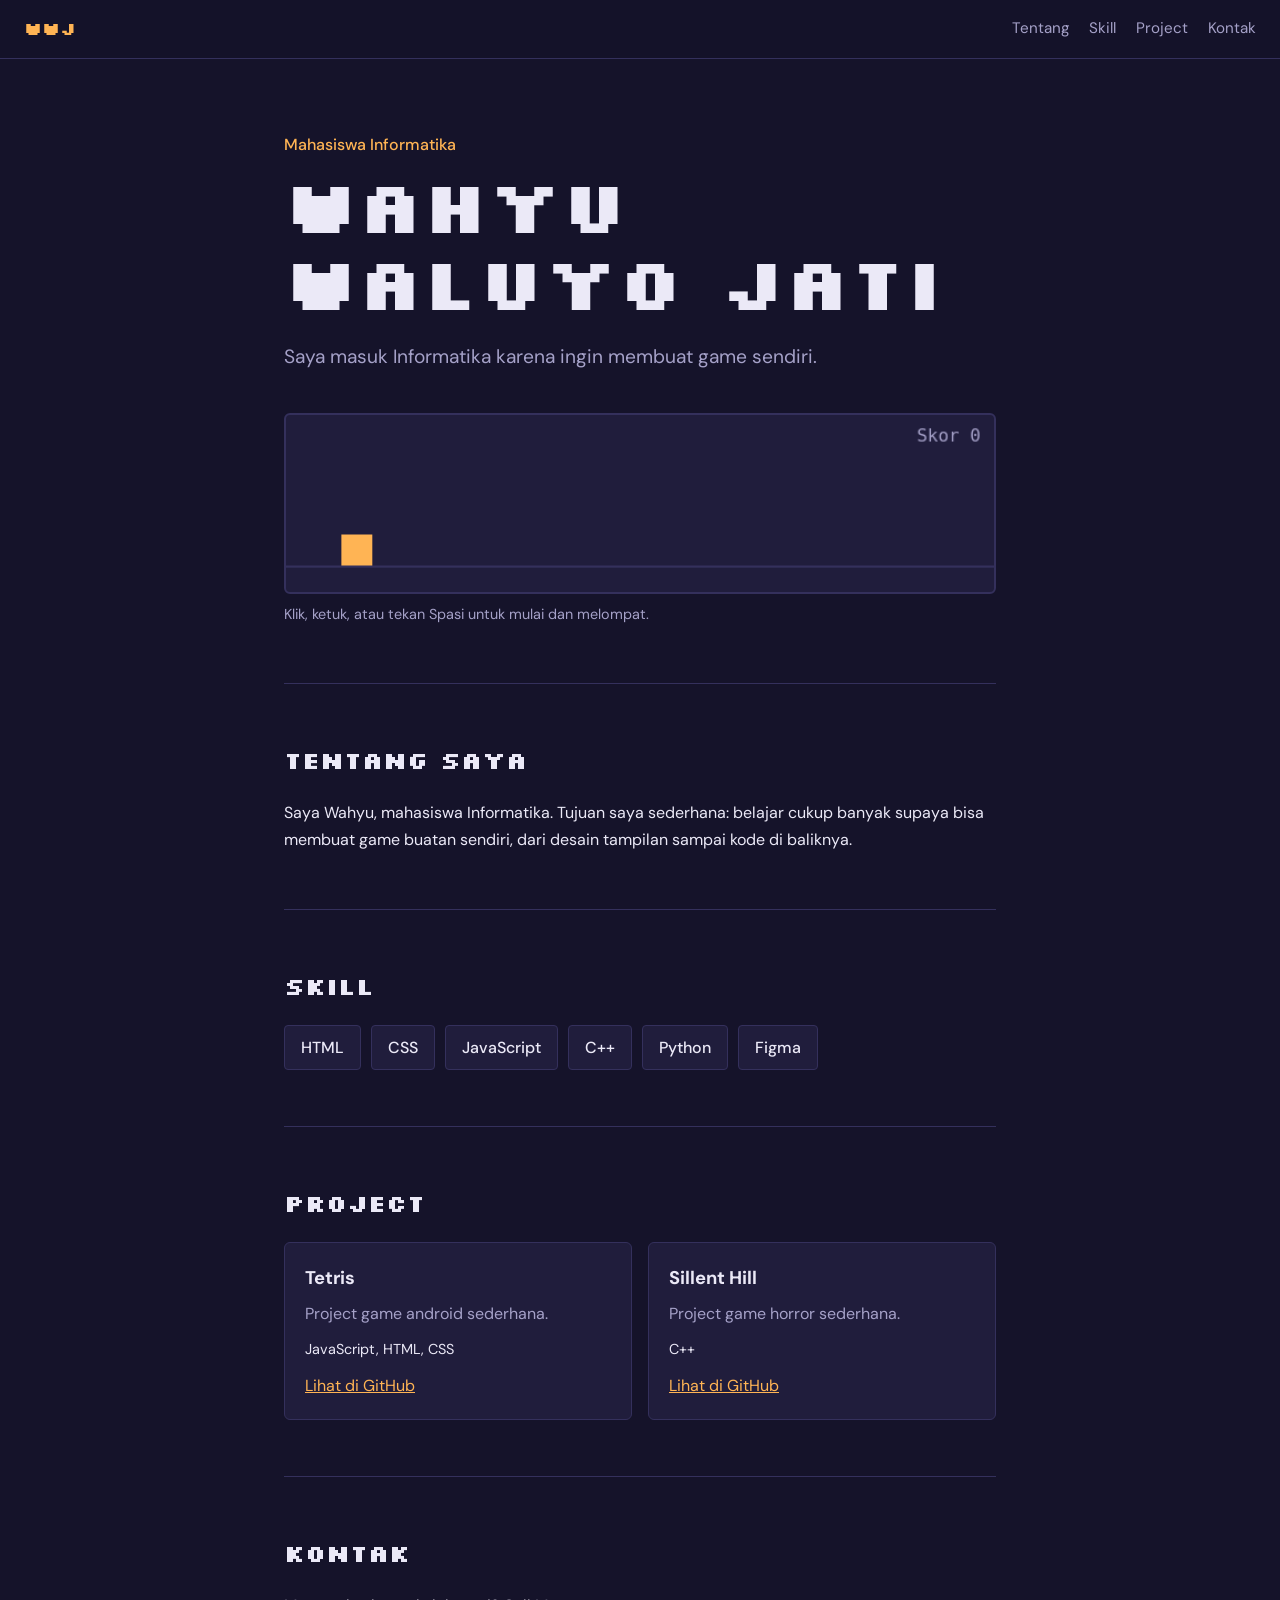
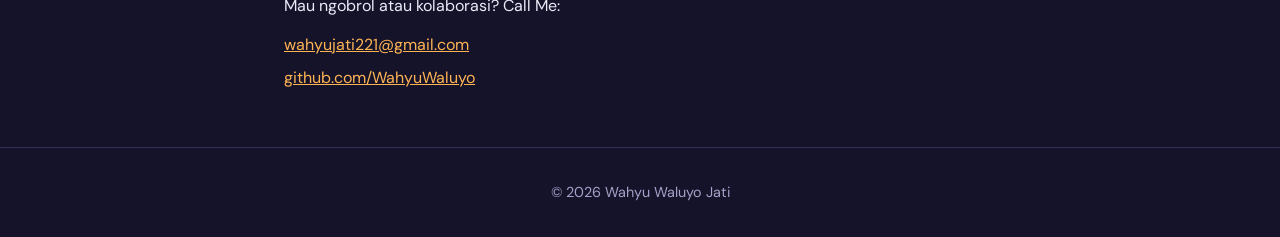
<file: index.html>
<!DOCTYPE html>
<html lang="id">
<head>
  <meta charset="UTF-8">
  <meta name="viewport" content="width=device-width, initial-scale=1">
  <title>Wahyu Waluyo Jati | Portofolio</title>
  <meta name="description" content="Portofolio Wahyu Waluyo Jati, mahasiswa Informatika yang ingin membuat game sendiri.">
  <link rel="preconnect" href="https://fonts.googleapis.com">
  <link rel="preconnect" href="https://fonts.gstatic.com" crossorigin>
  <link href="https://fonts.googleapis.com/css2?family=Silkscreen:wght@400;700&family=DM+Sans:wght@400;500;700&display=swap" rel="stylesheet">
  <link rel="stylesheet" href="PortofolioW.CSS">
</head>
<body>
  <header class="nav">
    <a href="#atas" class="logo">WWJ</a>
    <nav>
      <a href="#tentang">Tentang</a>
      <a href="#skill">Skill</a>
      <a href="#project">Project</a>
      <a href="#kontak">Kontak</a>
    </nav>
  </header>

  <main id="atas">
    <section class="hero">
      <p class="role">Mahasiswa Informatika</p>
      <h1>Wahyu<br>Waluyo Jati</h1>
      <p class="lead">Saya masuk Informatika karena ingin membuat game sendiri.</p>
      <div class="game-wrap">
        <canvas id="game" width="640" height="160" aria-label="Mini game: lompati rintangan"></canvas>
        <p class="hint" id="hint">Klik, ketuk, atau tekan Spasi untuk mulai dan melompat.</p>
      </div>
    </section>

    <section id="tentang">
      <h2>Tentang saya</h2>
      <p>Saya Wahyu, mahasiswa Informatika. Tujuan saya sederhana: belajar cukup banyak supaya bisa membuat game buatan sendiri, dari desain tampilan sampai kode di baliknya.</p>
    </section>

    <section id="skill">
      <h2>Skill</h2>
      <ul class="skills">
        <li>HTML</li>
        <li>CSS</li>
        <li>JavaScript</li>
        <li>C++</li>
        <li>Python</li>
        <li>Figma</li>
      </ul>
    </section>

    <section id="project">
      <h2>Project</h2>
      <div class="projects">
        <article>
          <h3>Tetris</h3>
          <p>Project game android sederhana.</p>
          <p class="tech">JavaScript, HTML, CSS</p>
          <a href="https://github.com/WahyuWaluyo" target="_blank" rel="noopener">Lihat di GitHub</a>
        </article>
        <article>
          <h3>Sillent Hill</h3>
          <p>Project game horror sederhana.</p>
          <p class="tech">C++</p>
          <a href="https://github.com/WahyuWaluyo" target="_blank" rel="noopener">Lihat di GitHub</a>
        </article>
      </div>
    </section>

    <section id="kontak">
      <h2>Kontak</h2>
      <p>Mau ngobrol atau kolaborasi? Call Me:</p>
      <p class="links">
        <a href="mailto:wahyujati221@gmail.com">wahyujati221@gmail.com</a>
        <a href="https://github.com/WahyuWaluyo" target="_blank" rel="noopener">github.com/WahyuWaluyo</a>
      </p>
    </section>
  </main>

  <footer>&copy; <span id="tahun"></span> Wahyu Waluyo Jati</footer>
  <script src="PortofolioW.js"></script>
</body>
</html>
</file>
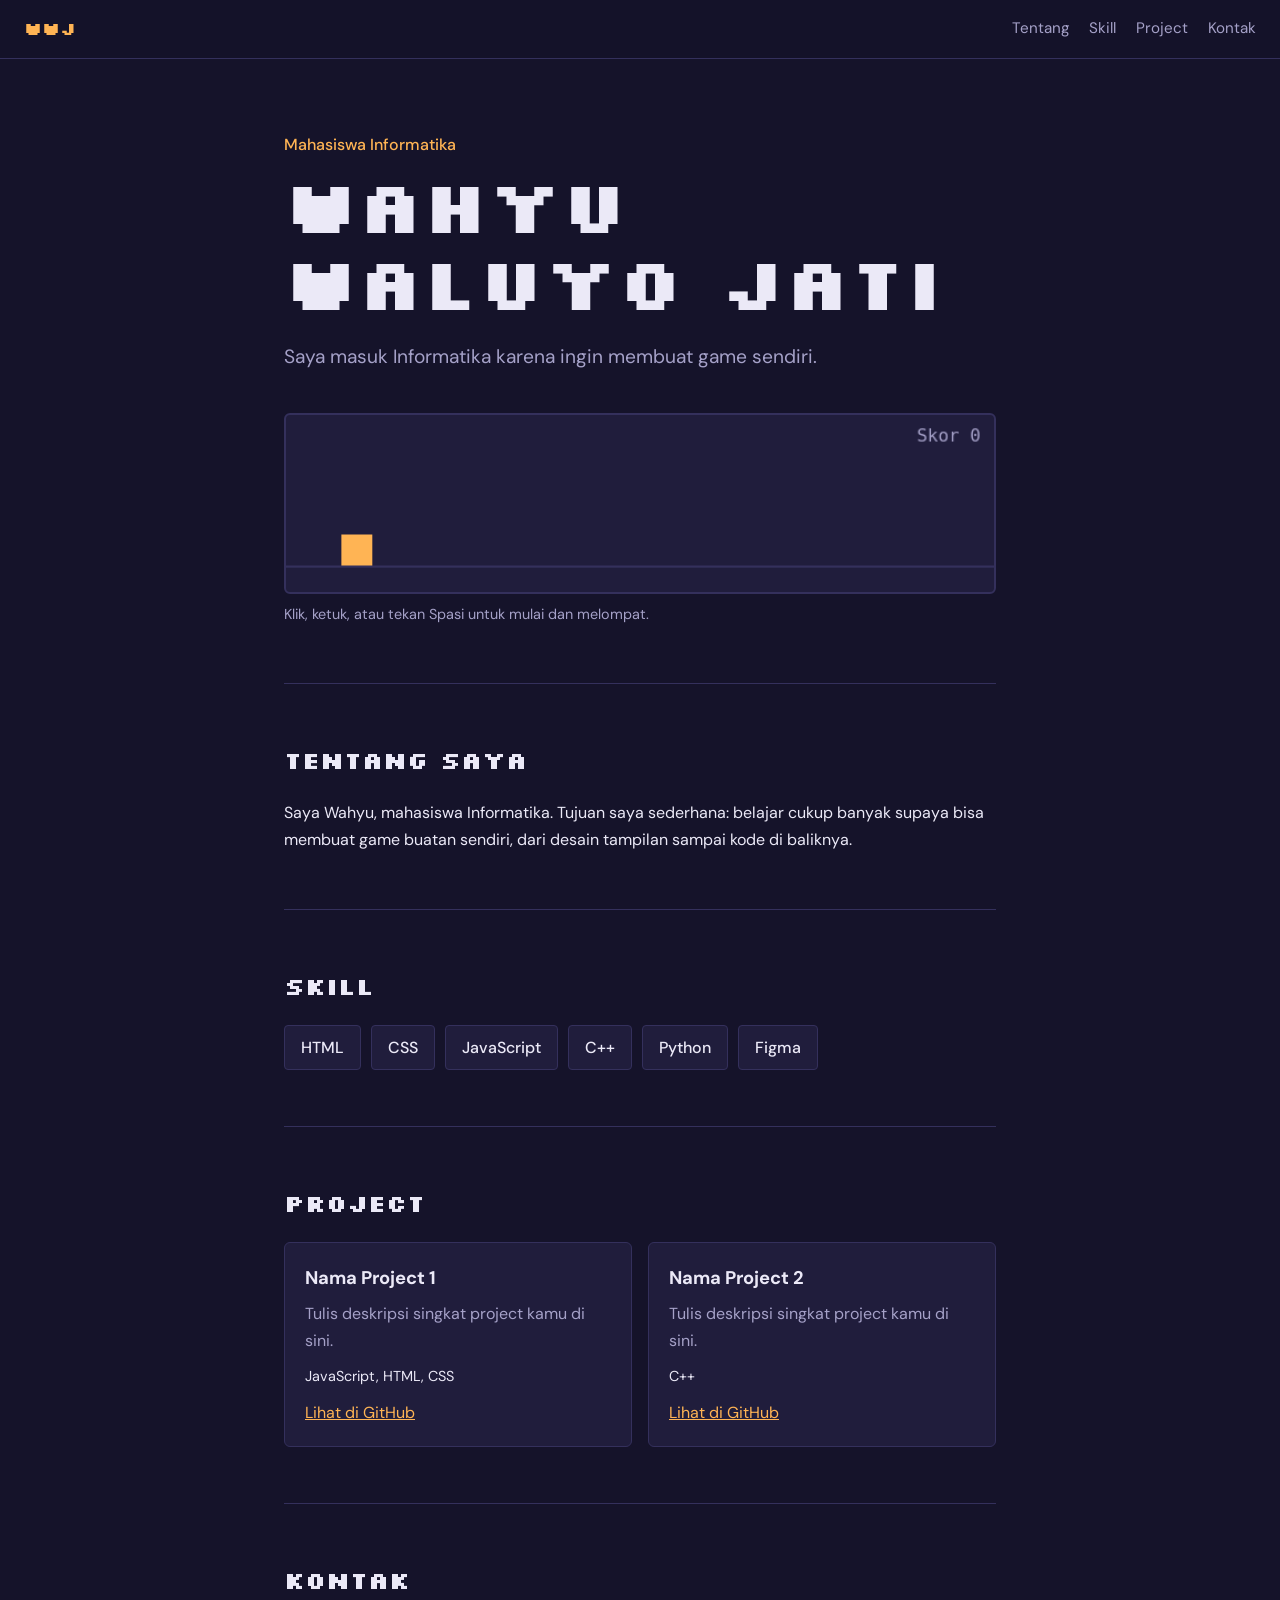
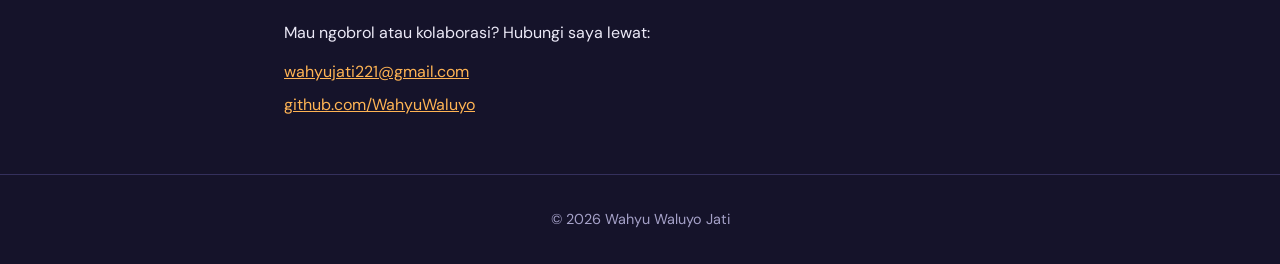
<file: PortofolioW.html>
<!DOCTYPE html>
<html lang="id">
<head>
  <meta charset="UTF-8">
  <meta name="viewport" content="width=device-width, initial-scale=1">
  <title>Wahyu Waluyo Jati | Portofolio</title>
  <meta name="description" content="Portofolio Wahyu Waluyo Jati, mahasiswa Informatika yang ingin membuat game sendiri.">
  <link rel="preconnect" href="https://fonts.googleapis.com">
  <link rel="preconnect" href="https://fonts.gstatic.com" crossorigin>
  <link href="https://fonts.googleapis.com/css2?family=Silkscreen:wght@400;700&family=DM+Sans:wght@400;500;700&display=swap" rel="stylesheet">
  <link rel="stylesheet" href="PortofolioW.CSS">
</head>
<body>
  <header class="nav">
    <a href="#atas" class="logo">WWJ</a>
    <nav>
      <a href="#tentang">Tentang</a>
      <a href="#skill">Skill</a>
      <a href="#project">Project</a>
      <a href="#kontak">Kontak</a>
    </nav>
  </header>

  <main id="atas">
    <section class="hero">
      <p class="role">Mahasiswa Informatika</p>
      <h1>Wahyu<br>Waluyo Jati</h1>
      <p class="lead">Saya masuk Informatika karena ingin membuat game sendiri.</p>
      <div class="game-wrap">
        <canvas id="game" width="640" height="160" aria-label="Mini game: lompati rintangan"></canvas>
        <p class="hint" id="hint">Klik, ketuk, atau tekan Spasi untuk mulai dan melompat.</p>
      </div>
    </section>

    <section id="tentang">
      <h2>Tentang saya</h2>
      <p>Saya Wahyu, mahasiswa Informatika. Tujuan saya sederhana: belajar cukup banyak supaya bisa membuat game buatan sendiri, dari desain tampilan sampai kode di baliknya.</p>
    </section>

    <section id="skill">
      <h2>Skill</h2>
      <ul class="skills">
        <li>HTML</li>
        <li>CSS</li>
        <li>JavaScript</li>
        <li>C++</li>
        <li>Python</li>
        <li>Figma</li>
      </ul>
    </section>

    <section id="project">
      <h2>Project</h2>
      <div class="projects">
        <article>
          <h3>Nama Project 1</h3>
          <p>Tulis deskripsi singkat project kamu di sini.</p>
          <p class="tech">JavaScript, HTML, CSS</p>
          <a href="https://github.com/WahyuWaluyo" target="_blank" rel="noopener">Lihat di GitHub</a>
        </article>
        <article>
          <h3>Nama Project 2</h3>
          <p>Tulis deskripsi singkat project kamu di sini.</p>
          <p class="tech">C++</p>
          <a href="https://github.com/WahyuWaluyo" target="_blank" rel="noopener">Lihat di GitHub</a>
        </article>
      </div>
    </section>

    <section id="kontak">
      <h2>Kontak</h2>
      <p>Mau ngobrol atau kolaborasi? Hubungi saya lewat:</p>
      <p class="links">
        <a href="mailto:wahyujati221@gmail.com">wahyujati221@gmail.com</a>
        <a href="https://github.com/WahyuWaluyo" target="_blank" rel="noopener">github.com/WahyuWaluyo</a>
      </p>
    </section>
  </main>

  <footer>&copy; <span id="tahun"></span> Wahyu Waluyo Jati</footer>
  <script src="PortofolioW.js"></script>
</body>
</html>
</file>
<file: PortofolioW.CSS>
:root {
  --bg: #15132a;
  --surface: #201d3c;
  --line: #34305c;
  --text: #ebe9f7;
  --muted: #a5a1c8;
  --accent: #ffb454;
  --max: 760px;
}

* { box-sizing: border-box; margin: 0; }
html { scroll-behavior: smooth; }
@media (prefers-reduced-motion: reduce) { html { scroll-behavior: auto; } }

body {
  background: var(--bg);
  color: var(--text);
  font-family: "DM Sans", system-ui, -apple-system, "Segoe UI", sans-serif;
  line-height: 1.7;
}

a { color: var(--accent); }
a:focus-visible, canvas:focus-visible { outline: 3px solid var(--accent); outline-offset: 3px; }

.nav {
  position: sticky; top: 0; z-index: 10;
  display: flex; justify-content: space-between; align-items: center;
  padding: 14px 24px;
  background: rgba(21, 19, 42, .92);
  border-bottom: 1px solid var(--line);
}
.logo { font-family: "Silkscreen", monospace; font-weight: 700; text-decoration: none; font-size: 1.1rem; }
.nav nav { display: flex; gap: 20px; }
.nav nav a { color: var(--muted); text-decoration: none; font-size: .95rem; }
.nav nav a:hover { color: var(--text); }

main { max-width: var(--max); margin: 0 auto; padding: 0 24px; }
section { padding: 56px 0; border-top: 1px solid var(--line); }
.hero { border-top: 0; padding-top: 72px; }

.role { color: var(--accent); font-weight: 500; }
h1 {
  font-family: "Silkscreen", monospace;
  font-size: clamp(2.4rem, 9vw, 4.6rem);
  line-height: 1.05;
  margin: 8px 0 20px;
}
.lead { font-size: 1.2rem; color: var(--muted); max-width: 46ch; }

.game-wrap { margin-top: 40px; }
#game {
  display: block; width: 100%; height: auto;
  background: var(--surface);
  border: 2px solid var(--line);
  border-radius: 6px;
  cursor: pointer;
  touch-action: manipulation;
}
.hint { margin-top: 8px; font-size: .9rem; color: var(--muted); }

h2 { font-family: "Silkscreen", monospace; font-size: 1.5rem; margin-bottom: 18px; }
h3 { font-size: 1.15rem; margin-bottom: 6px; }

.skills { list-style: none; padding: 0; display: flex; flex-wrap: wrap; gap: 10px; }
.skills li {
  padding: 8px 16px;
  background: var(--surface);
  border: 1px solid var(--line);
  border-radius: 4px;
  font-weight: 500;
}

.projects { display: grid; gap: 16px; grid-template-columns: repeat(auto-fit, minmax(260px, 1fr)); }
.projects article { background: var(--surface); border: 1px solid var(--line); border-radius: 6px; padding: 20px; }
.projects p { color: var(--muted); }
.projects .tech { font-size: .9rem; margin: 10px 0; color: var(--text); }

.links { display: flex; flex-direction: column; gap: 6px; margin-top: 12px; }

footer { text-align: center; padding: 32px 24px; color: var(--muted); font-size: .9rem; border-top: 1px solid var(--line); }

@media (max-width: 520px) {
  .nav { padding: 12px 16px; }
  .nav nav { gap: 12px; }
}
</file>
